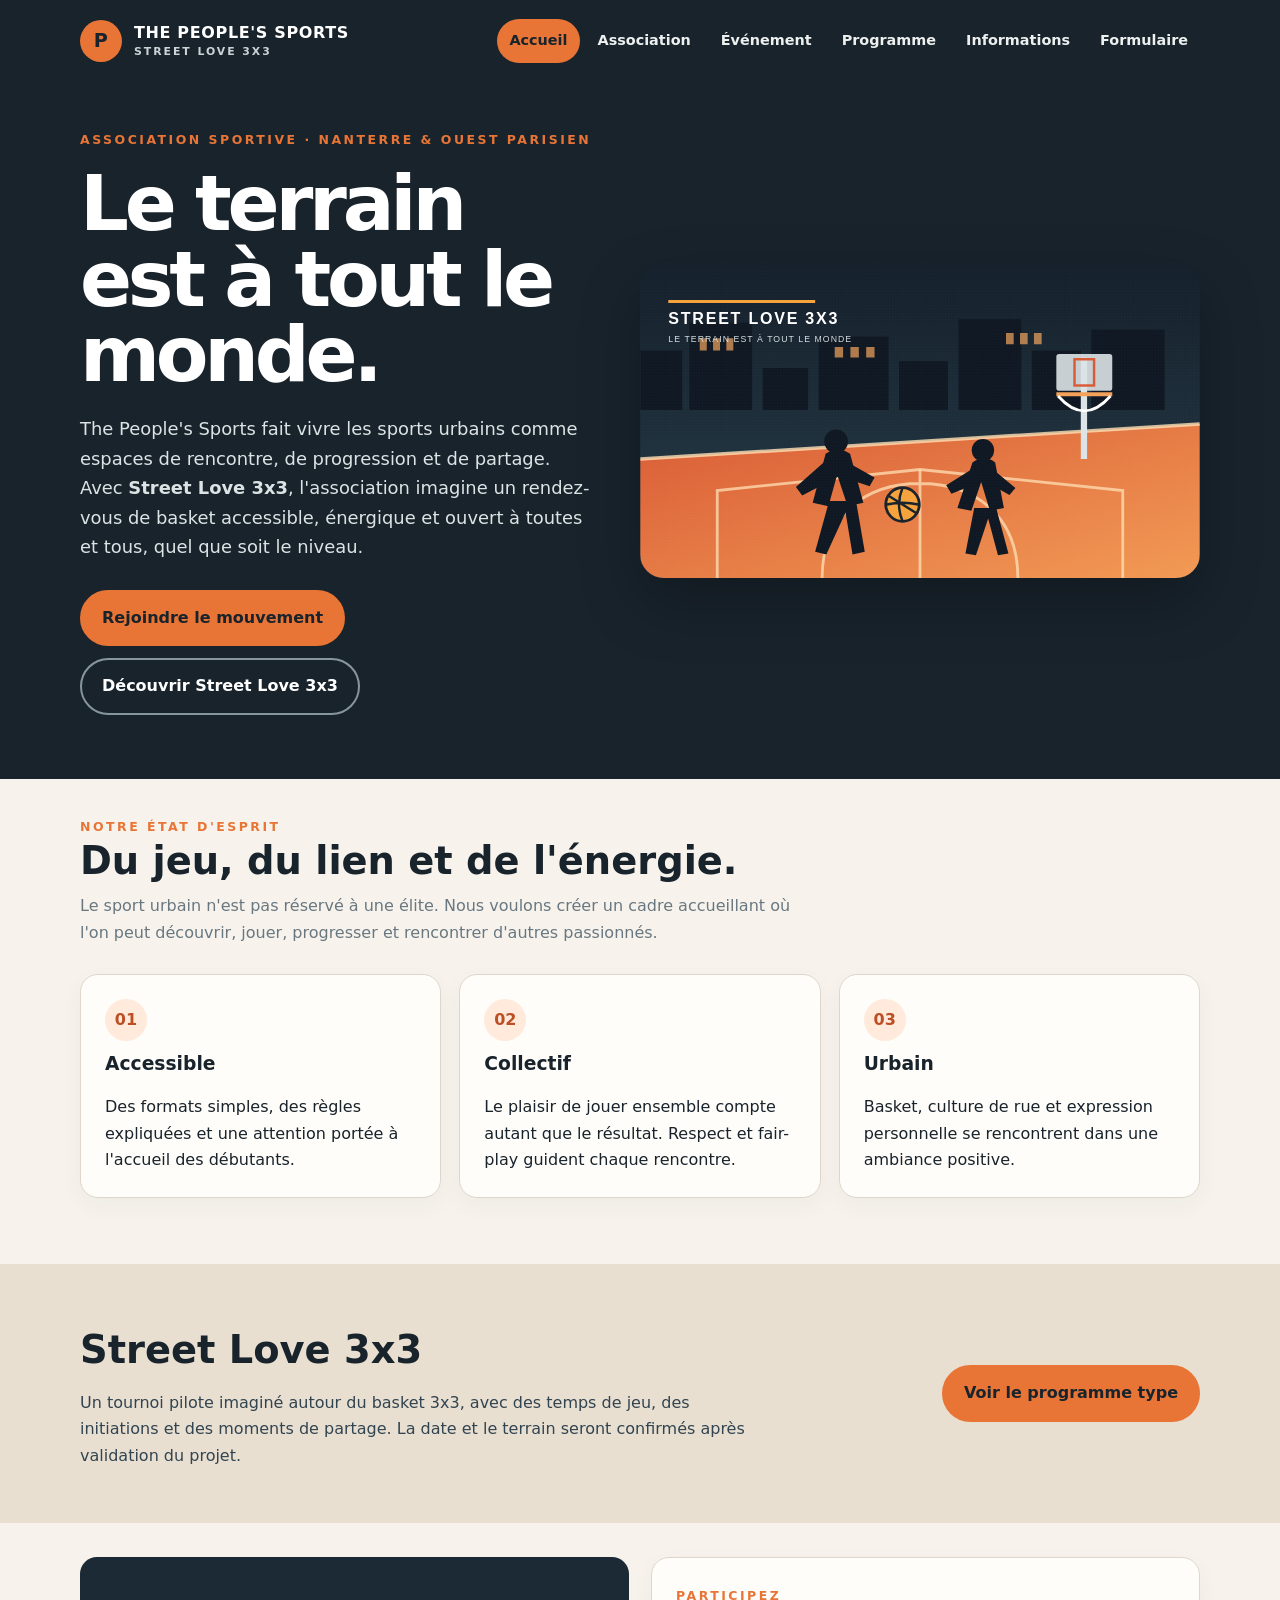
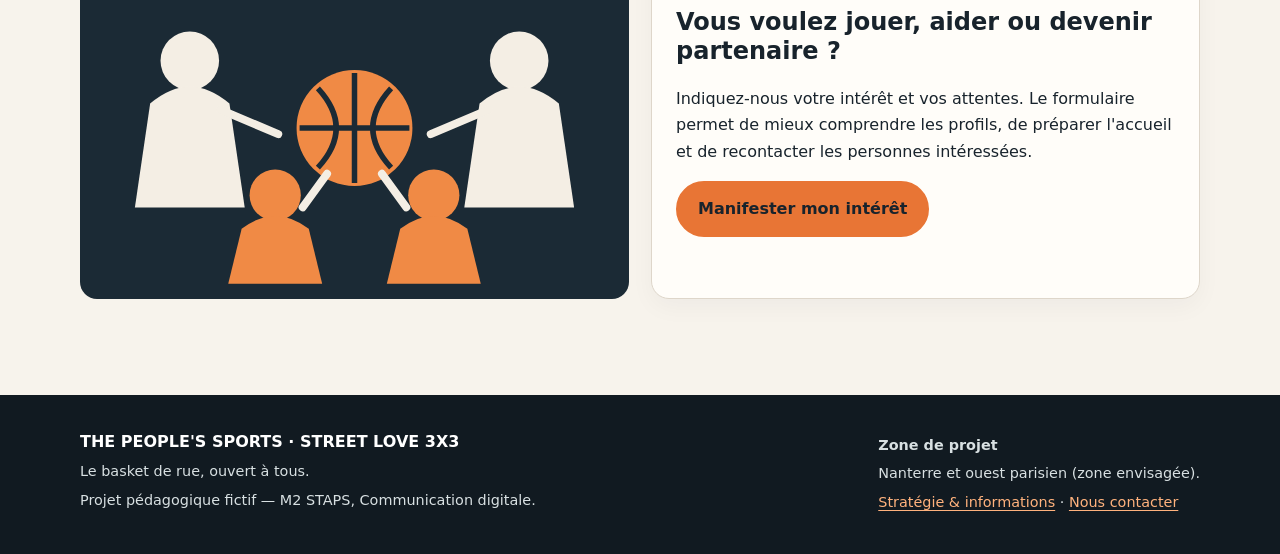
<file: index.html>
<!doctype html>
<html lang="fr">
<head>
<meta charset="utf-8">
<meta name="viewport" content="width=device-width, initial-scale=1">
<meta name="description" content="The People's Sports présente Street Love 3x3, un projet associatif fictif de basket 3x3 inclusif à Nanterre et dans l'ouest parisien.">
<meta name="theme-color" content="#18232c">
<title>Accueil | The People's Sports</title>
<link rel="stylesheet" href="style.css">
</head>
<body>
<a class="skip-link" href="#contenu">Aller au contenu</a>
<header class="site-header"><div class="container header-inner">
<a class="brand" href="index.html"><span class="brand-mark">P</span><span>THE PEOPLE'S SPORTS<small>STREET LOVE 3X3</small></span></a>
<nav aria-label="Navigation principale"><ul><li><a href="index.html" aria-current="page">Accueil</a></li><li><a href="association.html">Association</a></li><li><a href="evenement.html">Événement</a></li><li><a href="programme.html">Programme</a></li><li><a href="informations.html">Informations</a></li><li><a href="formulaire.html">Formulaire</a></li></ul></nav>
</div></header>
<main id="contenu">
<section class="hero"><div class="container hero-grid">
<div><span class="eyebrow">Association sportive · Nanterre & ouest parisien</span>
<h1>Le terrain est à tout le monde.</h1>
<p>The People's Sports fait vivre les sports urbains comme espaces de rencontre, de progression et de partage. Avec <strong>Street Love 3x3</strong>, l'association imagine un rendez-vous de basket accessible, énergique et ouvert à toutes et tous, quel que soit le niveau.</p>
<div class="button-row"><a class="btn" href="formulaire.html">Rejoindre le mouvement</a><a class="btn secondary" href="evenement.html">Découvrir Street Love 3x3</a></div>
</div>
<div class="hero-art"><img src="images/terrain-3x3.svg" alt="Illustration originale d'un terrain urbain de basket 3x3 avec panier, ballon et joueurs"></div>
</div></section>
<section class="section"><div class="container">
<div class="section-head"><span class="eyebrow">Notre état d'esprit</span><h2>Du jeu, du lien et de l'énergie.</h2>
<p>Le sport urbain n'est pas réservé à une élite. Nous voulons créer un cadre accueillant où l'on peut découvrir, jouer, progresser et rencontrer d'autres passionnés.</p></div>
<div class="grid-3">
<article class="card"><span class="icon-number">01</span><h3>Accessible</h3><p>Des formats simples, des règles expliquées et une attention portée à l'accueil des débutants.</p></article>
<article class="card"><span class="icon-number">02</span><h3>Collectif</h3><p>Le plaisir de jouer ensemble compte autant que le résultat. Respect et fair-play guident chaque rencontre.</p></article>
<article class="card"><span class="icon-number">03</span><h3>Urbain</h3><p>Basket, culture de rue et expression personnelle se rencontrent dans une ambiance positive.</p></article>
</div></div></section>
<section class="band"><div class="container band-inner"><div><h2>Street Love 3x3</h2><p>Un tournoi pilote imaginé autour du basket 3x3, avec des temps de jeu, des initiations et des moments de partage. La date et le terrain seront confirmés après validation du projet.</p></div><a class="btn" href="programme.html">Voir le programme type</a></div></section>
<section class="section"><div class="container grid-2">
<div><img src="images/communaute.svg" alt="Illustration originale de plusieurs personnes réunies autour d'un ballon de basket"></div>
<div class="card"><span class="eyebrow">Participez</span><h2>Vous voulez jouer, aider ou devenir partenaire ?</h2><p>Indiquez-nous votre intérêt et vos attentes. Le formulaire permet de mieux comprendre les profils, de préparer l'accueil et de recontacter les personnes intéressées.</p><a class="btn" href="formulaire.html">Manifester mon intérêt</a></div>
</div></section>
</main>
<footer class="site-footer"><div class="container footer-inner">
<div><div class="footer-title">THE PEOPLE'S SPORTS · STREET LOVE 3X3</div>
<p>Le basket de rue, ouvert à tous.</p><p>Projet pédagogique fictif — M2 STAPS, Communication digitale.</p></div>
<div><p><strong>Zone de projet</strong></p><p>Nanterre et ouest parisien (zone envisagée).</p>
<p><a href="informations.html">Stratégie & informations</a> · <a href="formulaire.html">Nous contacter</a></p></div>
</div></footer>
</body>
</html>
</file>
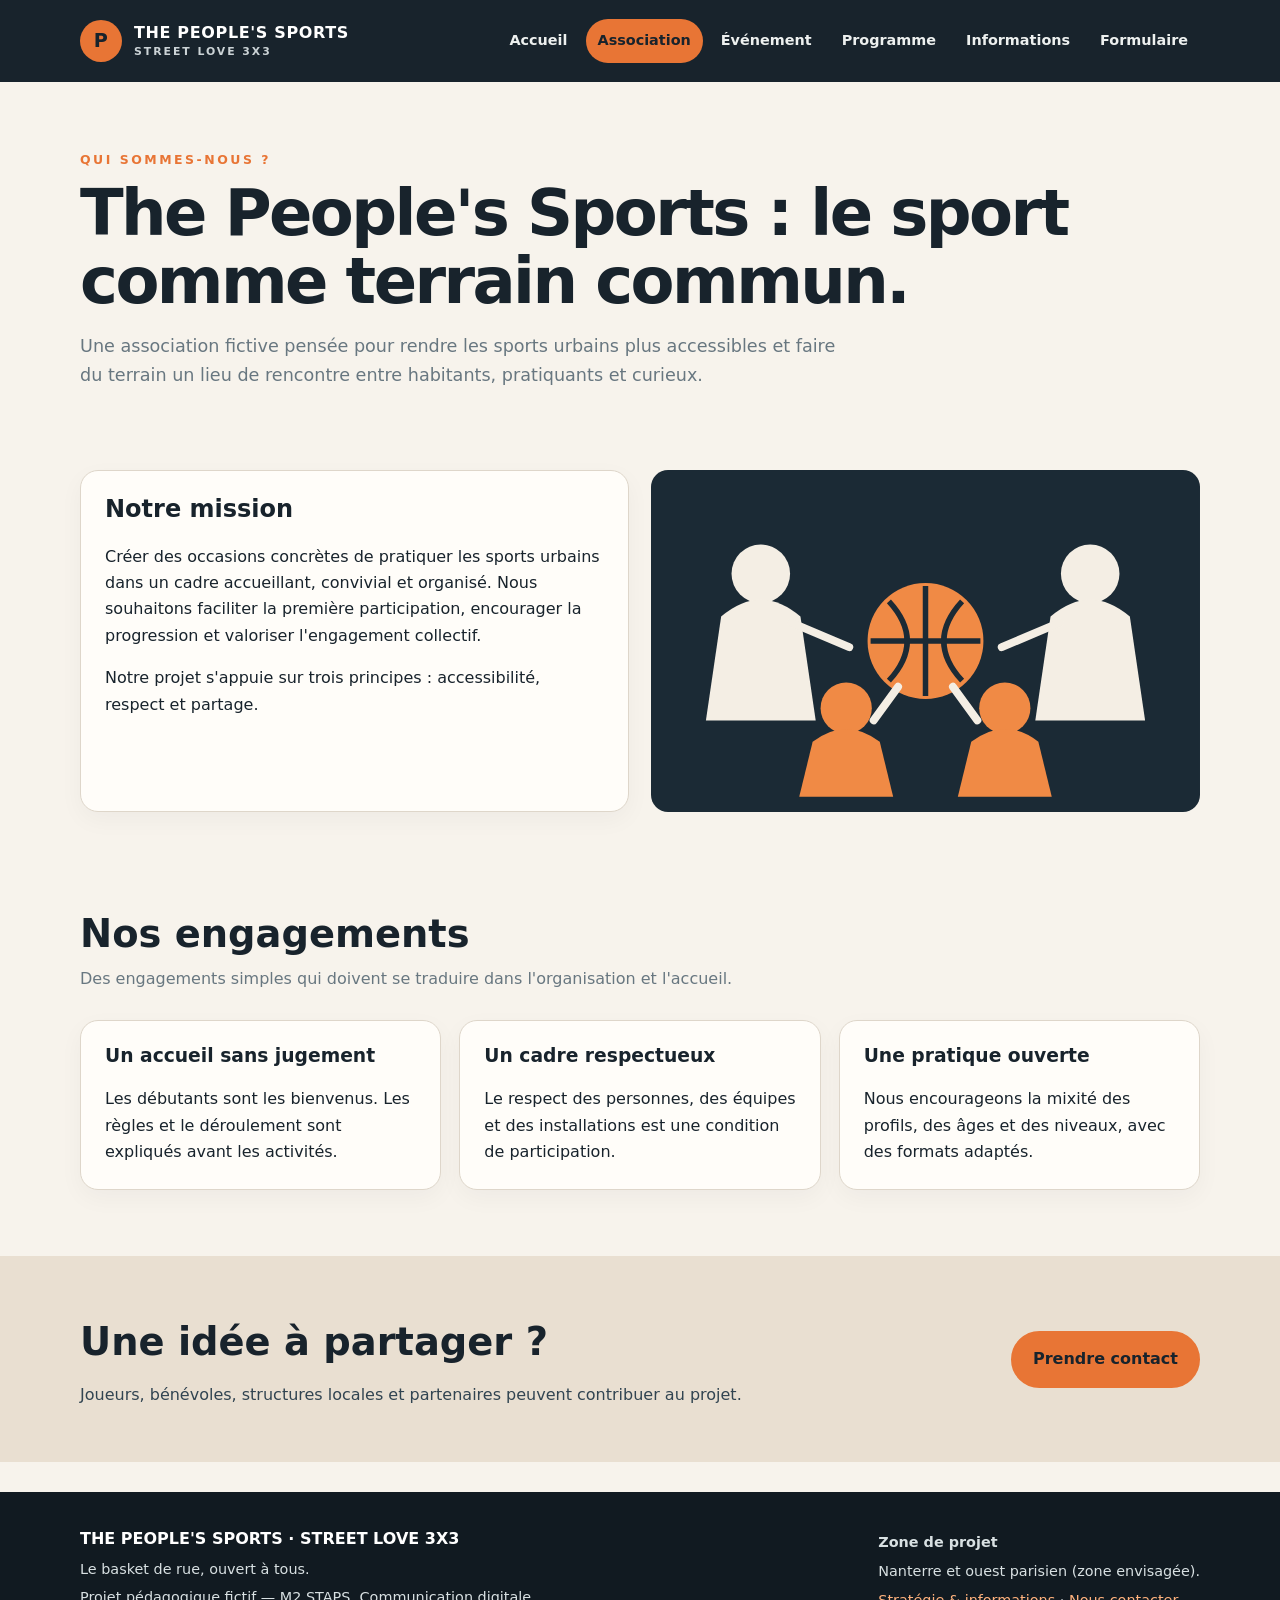
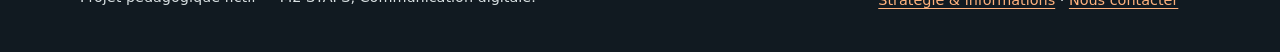
<file: association.html>
<!doctype html>
<html lang="fr">
<head>
<meta charset="utf-8">
<meta name="viewport" content="width=device-width, initial-scale=1">
<meta name="description" content="The People's Sports présente Street Love 3x3, un projet associatif fictif de basket 3x3 inclusif à Nanterre et dans l'ouest parisien.">
<meta name="theme-color" content="#18232c">
<title>L'association | The People's Sports</title>
<link rel="stylesheet" href="style.css">
</head>
<body>
<a class="skip-link" href="#contenu">Aller au contenu</a>
<header class="site-header"><div class="container header-inner">
<a class="brand" href="index.html"><span class="brand-mark">P</span><span>THE PEOPLE'S SPORTS<small>STREET LOVE 3X3</small></span></a>
<nav aria-label="Navigation principale"><ul><li><a href="index.html">Accueil</a></li><li><a href="association.html" aria-current="page">Association</a></li><li><a href="evenement.html">Événement</a></li><li><a href="programme.html">Programme</a></li><li><a href="informations.html">Informations</a></li><li><a href="formulaire.html">Formulaire</a></li></ul></nav>
</div></header>
<main id="contenu">
<section class="page-intro"><div class="container"><span class="eyebrow">Qui sommes-nous ?</span><h1>The People's Sports : le sport comme terrain commun.</h1>
<p>Une association fictive pensée pour rendre les sports urbains plus accessibles et faire du terrain un lieu de rencontre entre habitants, pratiquants et curieux.</p></div></section>
<section class="section"><div class="container grid-2">
<div class="card"><h2>Notre mission</h2><p>Créer des occasions concrètes de pratiquer les sports urbains dans un cadre accueillant, convivial et organisé. Nous souhaitons faciliter la première participation, encourager la progression et valoriser l'engagement collectif.</p><p>Notre projet s'appuie sur trois principes : accessibilité, respect et partage.</p></div>
<div><img src="images/communaute.svg" alt="Illustration originale représentant une communauté de joueuses et joueurs réunis autour du basket"></div>
</div></section>
<section class="section"><div class="container"><div class="section-head"><h2>Nos engagements</h2><p>Des engagements simples qui doivent se traduire dans l'organisation et l'accueil.</p></div>
<div class="grid-3">
<article class="card"><h3>Un accueil sans jugement</h3><p>Les débutants sont les bienvenus. Les règles et le déroulement sont expliqués avant les activités.</p></article>
<article class="card"><h3>Un cadre respectueux</h3><p>Le respect des personnes, des équipes et des installations est une condition de participation.</p></article>
<article class="card"><h3>Une pratique ouverte</h3><p>Nous encourageons la mixité des profils, des âges et des niveaux, avec des formats adaptés.</p></article>
</div></div></section>
<section class="band"><div class="container band-inner"><div><h2>Une idée à partager ?</h2><p>Joueurs, bénévoles, structures locales et partenaires peuvent contribuer au projet.</p></div><a class="btn" href="formulaire.html">Prendre contact</a></div></section>
</main>
<footer class="site-footer"><div class="container footer-inner">
<div><div class="footer-title">THE PEOPLE'S SPORTS · STREET LOVE 3X3</div>
<p>Le basket de rue, ouvert à tous.</p><p>Projet pédagogique fictif — M2 STAPS, Communication digitale.</p></div>
<div><p><strong>Zone de projet</strong></p><p>Nanterre et ouest parisien (zone envisagée).</p>
<p><a href="informations.html">Stratégie & informations</a> · <a href="formulaire.html">Nous contacter</a></p></div>
</div></footer>
</body>
</html>
</file>
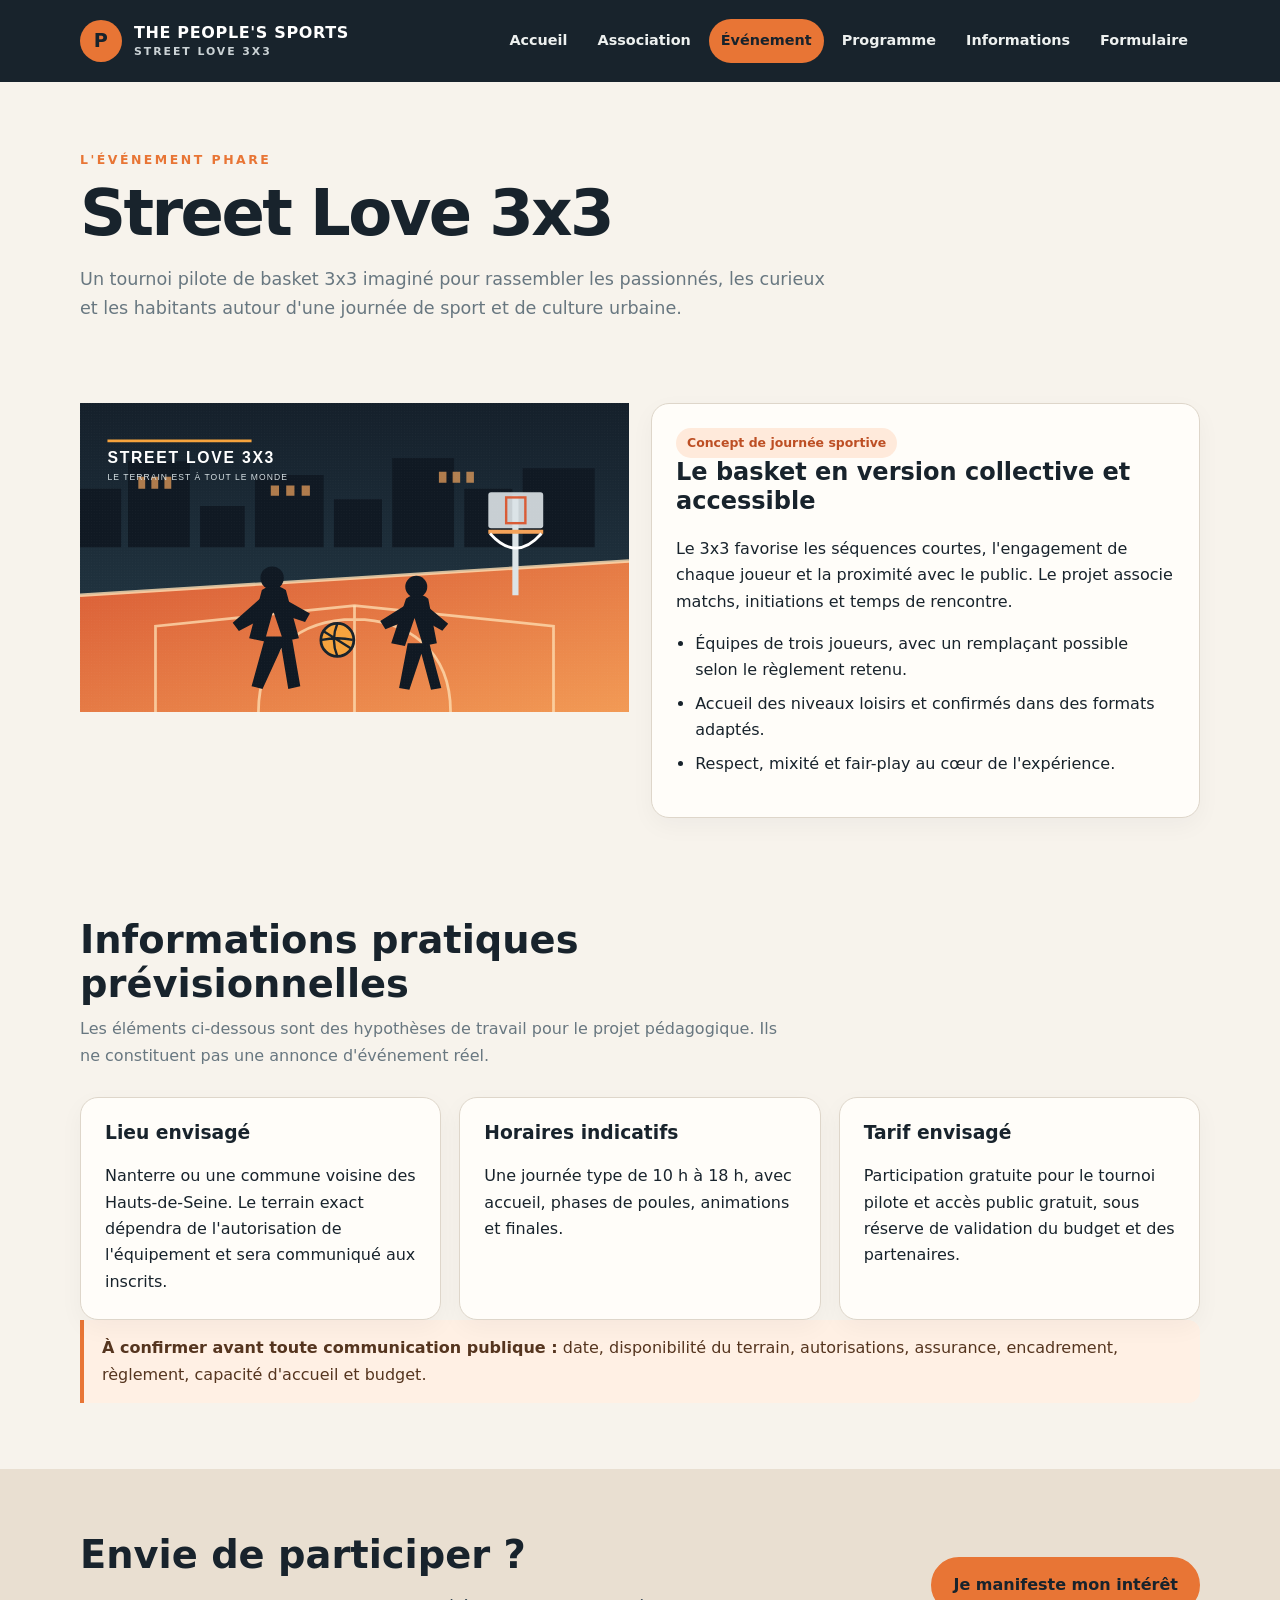
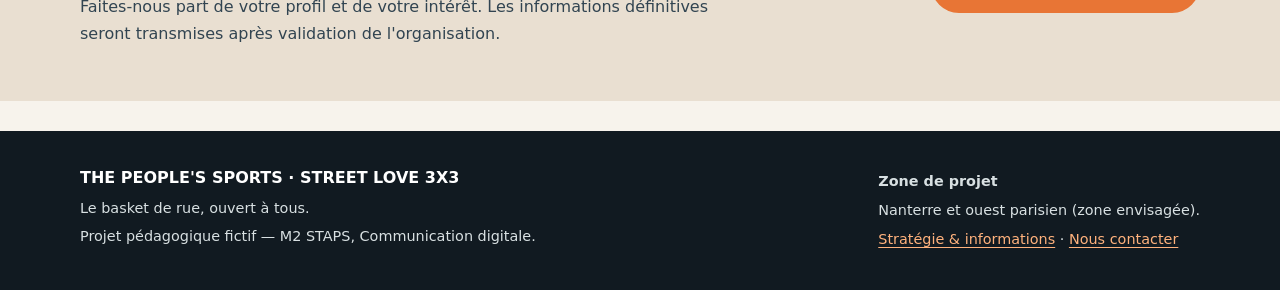
<file: evenement.html>
<!doctype html>
<html lang="fr">
<head>
<meta charset="utf-8">
<meta name="viewport" content="width=device-width, initial-scale=1">
<meta name="description" content="The People's Sports présente Street Love 3x3, un projet associatif fictif de basket 3x3 inclusif à Nanterre et dans l'ouest parisien.">
<meta name="theme-color" content="#18232c">
<title>Street Love 3x3 | The People's Sports</title>
<link rel="stylesheet" href="style.css">
</head>
<body>
<a class="skip-link" href="#contenu">Aller au contenu</a>
<header class="site-header"><div class="container header-inner">
<a class="brand" href="index.html"><span class="brand-mark">P</span><span>THE PEOPLE'S SPORTS<small>STREET LOVE 3X3</small></span></a>
<nav aria-label="Navigation principale"><ul><li><a href="index.html">Accueil</a></li><li><a href="association.html">Association</a></li><li><a href="evenement.html" aria-current="page">Événement</a></li><li><a href="programme.html">Programme</a></li><li><a href="informations.html">Informations</a></li><li><a href="formulaire.html">Formulaire</a></li></ul></nav>
</div></header>
<main id="contenu">
<section class="page-intro"><div class="container"><span class="eyebrow">L'événement phare</span><h1>Street Love 3x3</h1>
<p>Un tournoi pilote de basket 3x3 imaginé pour rassembler les passionnés, les curieux et les habitants autour d'une journée de sport et de culture urbaine.</p></div></section>
<section class="section"><div class="container grid-2">
<div><img src="images/terrain-3x3.svg" alt="Illustration d'un terrain de basket urbain pour le tournoi Street Love 3x3"></div>
<div class="card"><span class="pill">Concept de journée sportive</span><h2>Le basket en version collective et accessible</h2><p>Le 3x3 favorise les séquences courtes, l'engagement de chaque joueur et la proximité avec le public. Le projet associe matchs, initiations et temps de rencontre.</p><ul class="list-clean"><li>Équipes de trois joueurs, avec un remplaçant possible selon le règlement retenu.</li><li>Accueil des niveaux loisirs et confirmés dans des formats adaptés.</li><li>Respect, mixité et fair-play au cœur de l'expérience.</li></ul></div>
</div></section>
<section class="section"><div class="container"><div class="section-head"><h2>Informations pratiques prévisionnelles</h2><p>Les éléments ci-dessous sont des hypothèses de travail pour le projet pédagogique. Ils ne constituent pas une annonce d'événement réel.</p></div>
<div class="grid-3">
<article class="card"><h3>Lieu envisagé</h3><p>Nanterre ou une commune voisine des Hauts-de-Seine. Le terrain exact dépendra de l'autorisation de l'équipement et sera communiqué aux inscrits.</p></article>
<article class="card"><h3>Horaires indicatifs</h3><p>Une journée type de 10 h à 18 h, avec accueil, phases de poules, animations et finales.</p></article>
<article class="card"><h3>Tarif envisagé</h3><p>Participation gratuite pour le tournoi pilote et accès public gratuit, sous réserve de validation du budget et des partenaires.</p></article>
</div>
<div class="note"><strong>À confirmer avant toute communication publique :</strong> date, disponibilité du terrain, autorisations, assurance, encadrement, règlement, capacité d'accueil et budget.</div>
</div></section>
<section class="band"><div class="container band-inner"><div><h2>Envie de participer ?</h2><p>Faites-nous part de votre profil et de votre intérêt. Les informations définitives seront transmises après validation de l'organisation.</p></div><a class="btn" href="formulaire.html">Je manifeste mon intérêt</a></div></section>
</main>
<footer class="site-footer"><div class="container footer-inner">
<div><div class="footer-title">THE PEOPLE'S SPORTS · STREET LOVE 3X3</div>
<p>Le basket de rue, ouvert à tous.</p><p>Projet pédagogique fictif — M2 STAPS, Communication digitale.</p></div>
<div><p><strong>Zone de projet</strong></p><p>Nanterre et ouest parisien (zone envisagée).</p>
<p><a href="informations.html">Stratégie & informations</a> · <a href="formulaire.html">Nous contacter</a></p></div>
</div></footer>
</body>
</html>
</file>
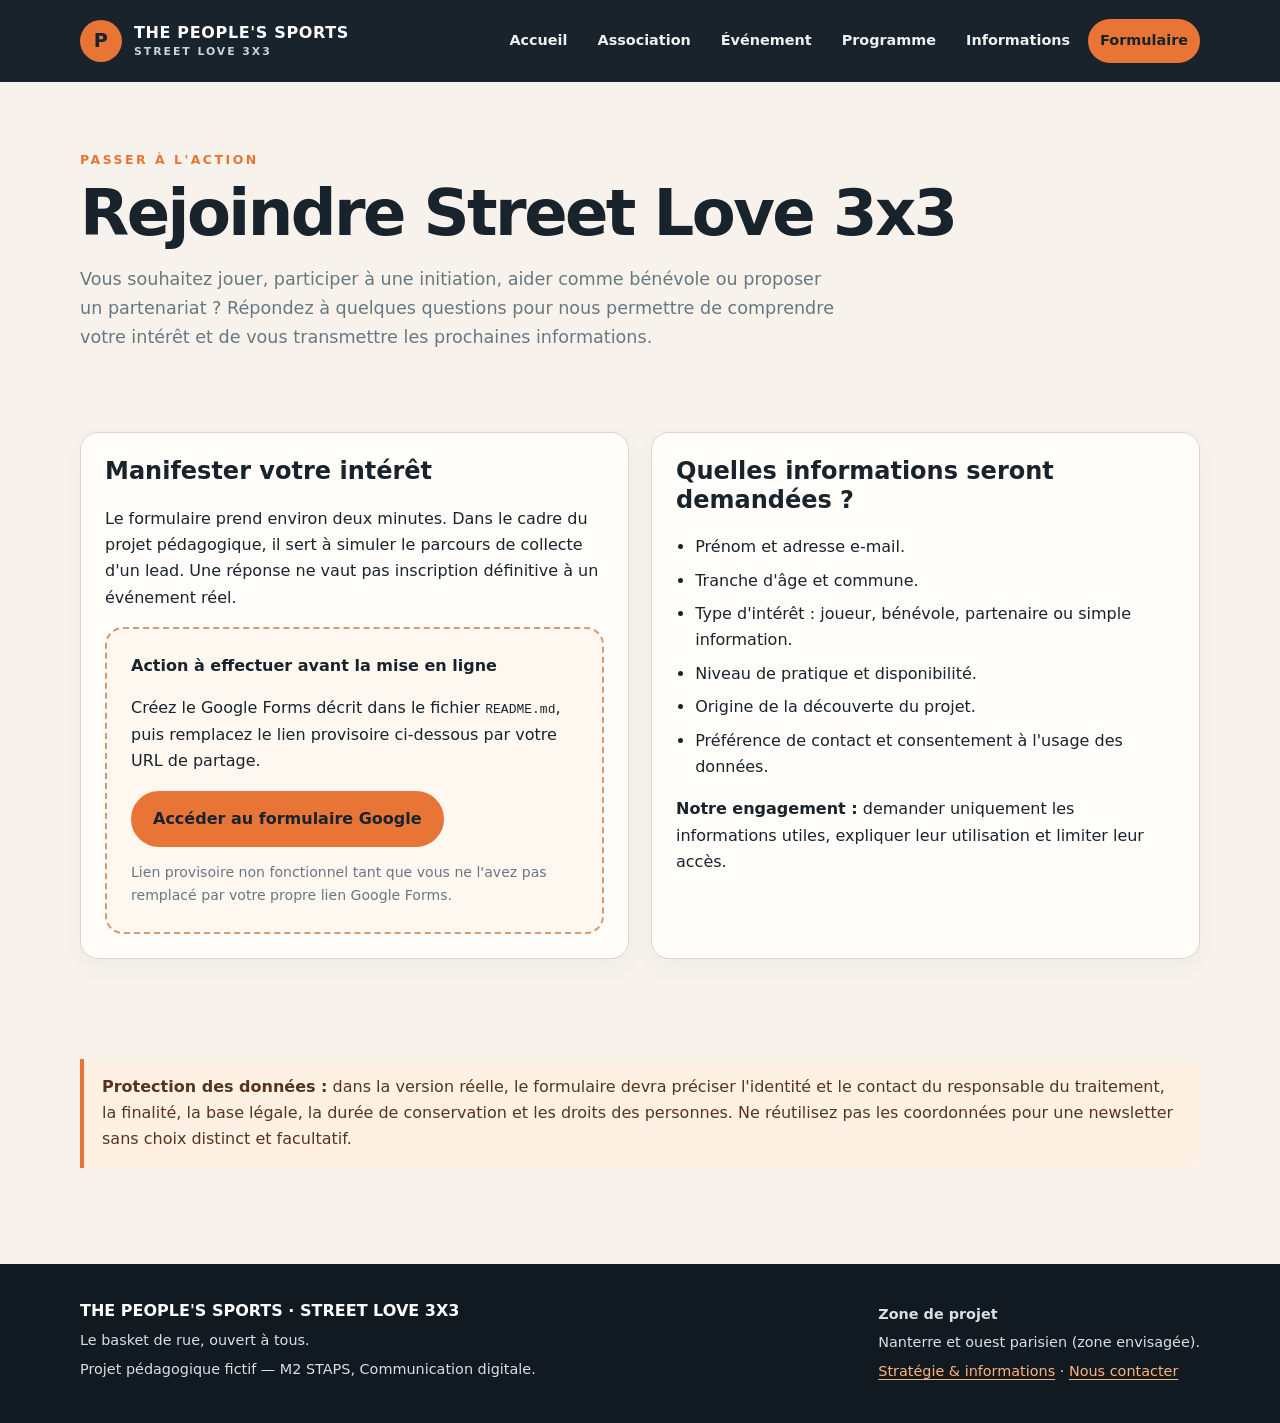
<file: formulaire.html>
<!doctype html>
<html lang="fr">
<head>
<meta charset="utf-8">
<meta name="viewport" content="width=device-width, initial-scale=1">
<meta name="description" content="The People's Sports présente Street Love 3x3, un projet associatif fictif de basket 3x3 inclusif à Nanterre et dans l'ouest parisien.">
<meta name="theme-color" content="#18232c">
<title>Formulaire | The People's Sports</title>
<link rel="stylesheet" href="style.css">
</head>
<body>
<a class="skip-link" href="#contenu">Aller au contenu</a>
<header class="site-header"><div class="container header-inner">
<a class="brand" href="index.html"><span class="brand-mark">P</span><span>THE PEOPLE'S SPORTS<small>STREET LOVE 3X3</small></span></a>
<nav aria-label="Navigation principale"><ul><li><a href="index.html">Accueil</a></li><li><a href="association.html">Association</a></li><li><a href="evenement.html">Événement</a></li><li><a href="programme.html">Programme</a></li><li><a href="informations.html">Informations</a></li><li><a href="formulaire.html" aria-current="page">Formulaire</a></li></ul></nav>
</div></header>
<main id="contenu">
<section class="page-intro"><div class="container"><span class="eyebrow">Passer à l'action</span><h1>Rejoindre Street Love 3x3</h1>
<p>Vous souhaitez jouer, participer à une initiation, aider comme bénévole ou proposer un partenariat ? Répondez à quelques questions pour nous permettre de comprendre votre intérêt et de vous transmettre les prochaines informations.</p></div></section>
<section class="section"><div class="container grid-2">
<div class="card"><h2>Manifester votre intérêt</h2><p>Le formulaire prend environ deux minutes. Dans le cadre du projet pédagogique, il sert à simuler le parcours de collecte d'un lead. Une réponse ne vaut pas inscription définitive à un événement réel.</p>
<div class="form-placeholder"><strong>Action à effectuer avant la mise en ligne</strong><p>Créez le Google Forms décrit dans le fichier <code>README.md</code>, puis remplacez le lien provisoire ci-dessous par votre URL de partage.</p>
<a class="btn" href="https://forms.gle/PQdfc98kWWbi7uEn7" target="_blank" rel="noopener noreferrer">Accéder au formulaire Google</a>
<p class="small">Lien provisoire non fonctionnel tant que vous ne l'avez pas remplacé par votre propre lien Google Forms.</p></div>
</div>
<div class="card"><h2>Quelles informations seront demandées ?</h2><ul class="list-clean"><li>Prénom et adresse e-mail.</li><li>Tranche d'âge et commune.</li><li>Type d'intérêt : joueur, bénévole, partenaire ou simple information.</li><li>Niveau de pratique et disponibilité.</li><li>Origine de la découverte du projet.</li><li>Préférence de contact et consentement à l'usage des données.</li></ul><p><strong>Notre engagement :</strong> demander uniquement les informations utiles, expliquer leur utilisation et limiter leur accès.</p></div>
</div></section>
<section class="section"><div class="container"><div class="note"><strong>Protection des données :</strong> dans la version réelle, le formulaire devra préciser l'identité et le contact du responsable du traitement, la finalité, la base légale, la durée de conservation et les droits des personnes. Ne réutilisez pas les coordonnées pour une newsletter sans choix distinct et facultatif.</div></div></section>
</main>
<footer class="site-footer"><div class="container footer-inner">
<div><div class="footer-title">THE PEOPLE'S SPORTS · STREET LOVE 3X3</div>
<p>Le basket de rue, ouvert à tous.</p><p>Projet pédagogique fictif — M2 STAPS, Communication digitale.</p></div>
<div><p><strong>Zone de projet</strong></p><p>Nanterre et ouest parisien (zone envisagée).</p>
<p><a href="informations.html">Stratégie & informations</a> · <a href="formulaire.html">Nous contacter</a></p></div>
</div></footer>
</body>
</html>
</file>
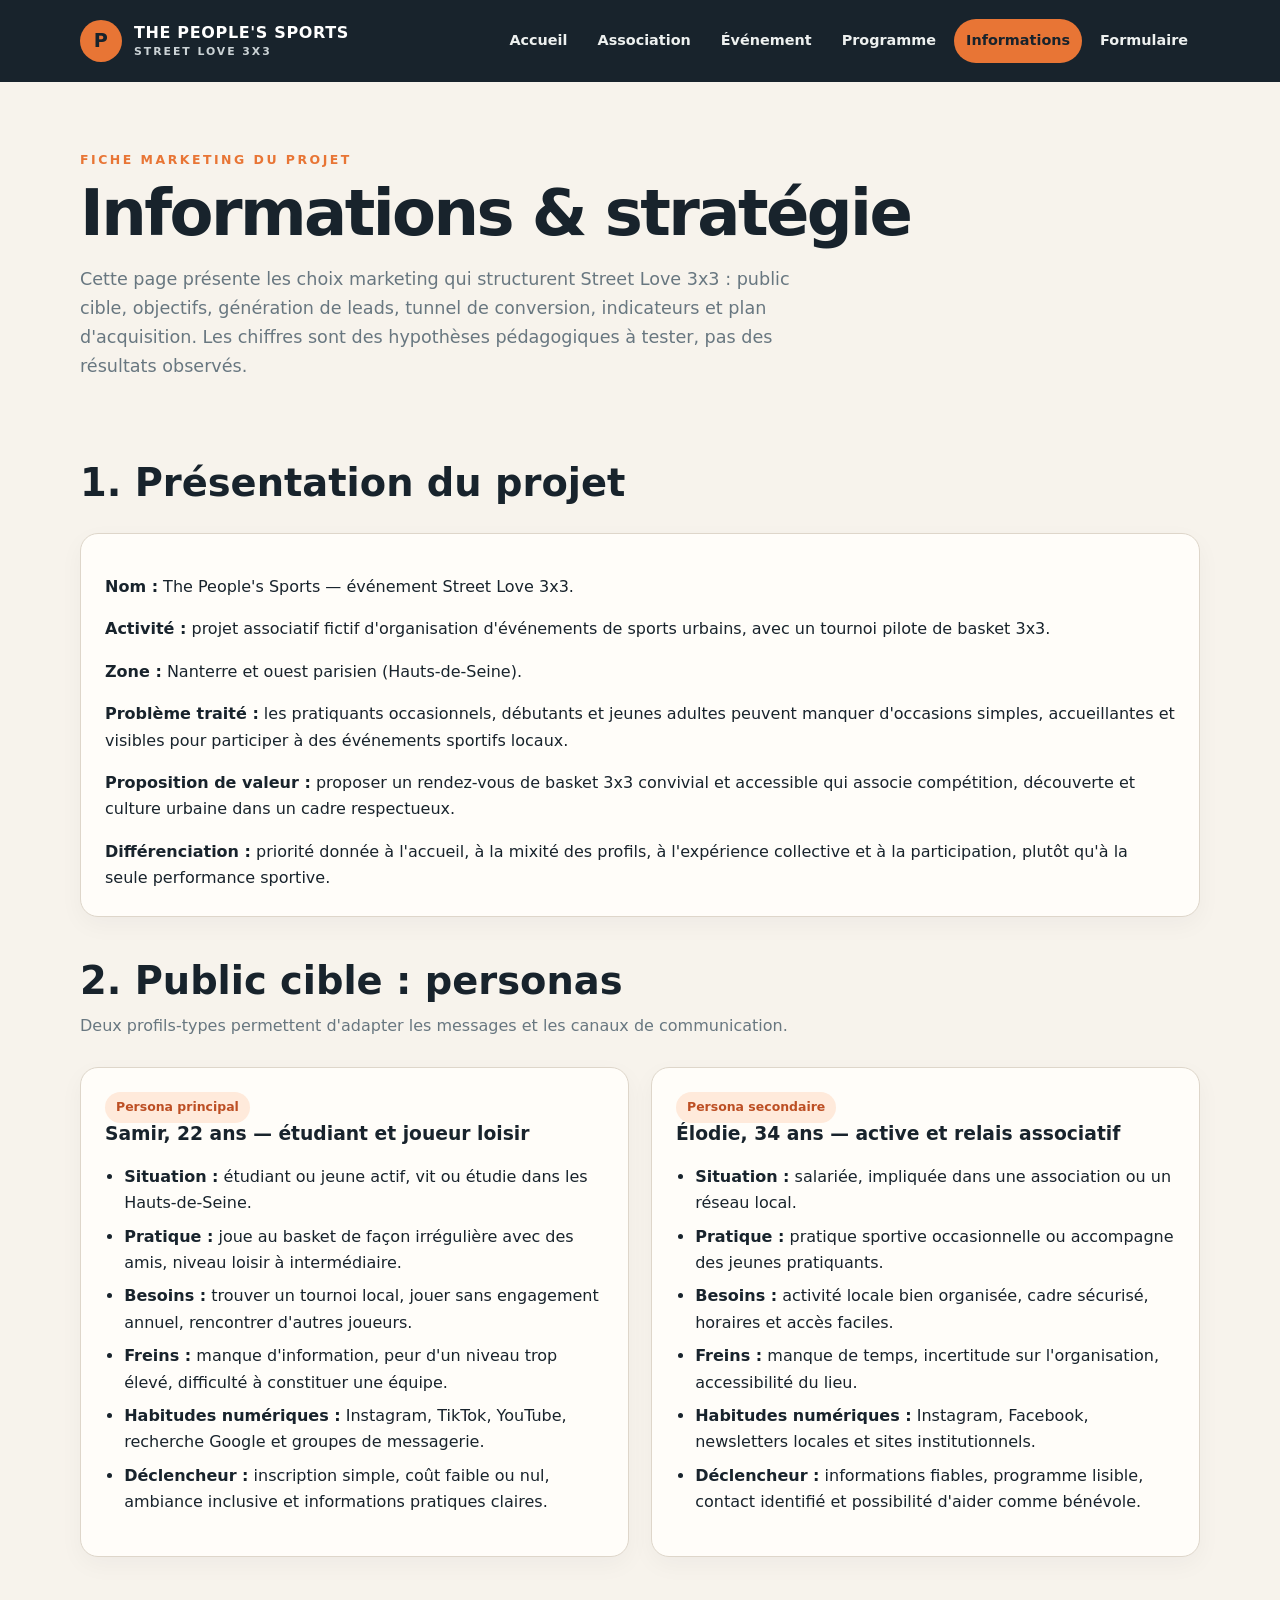
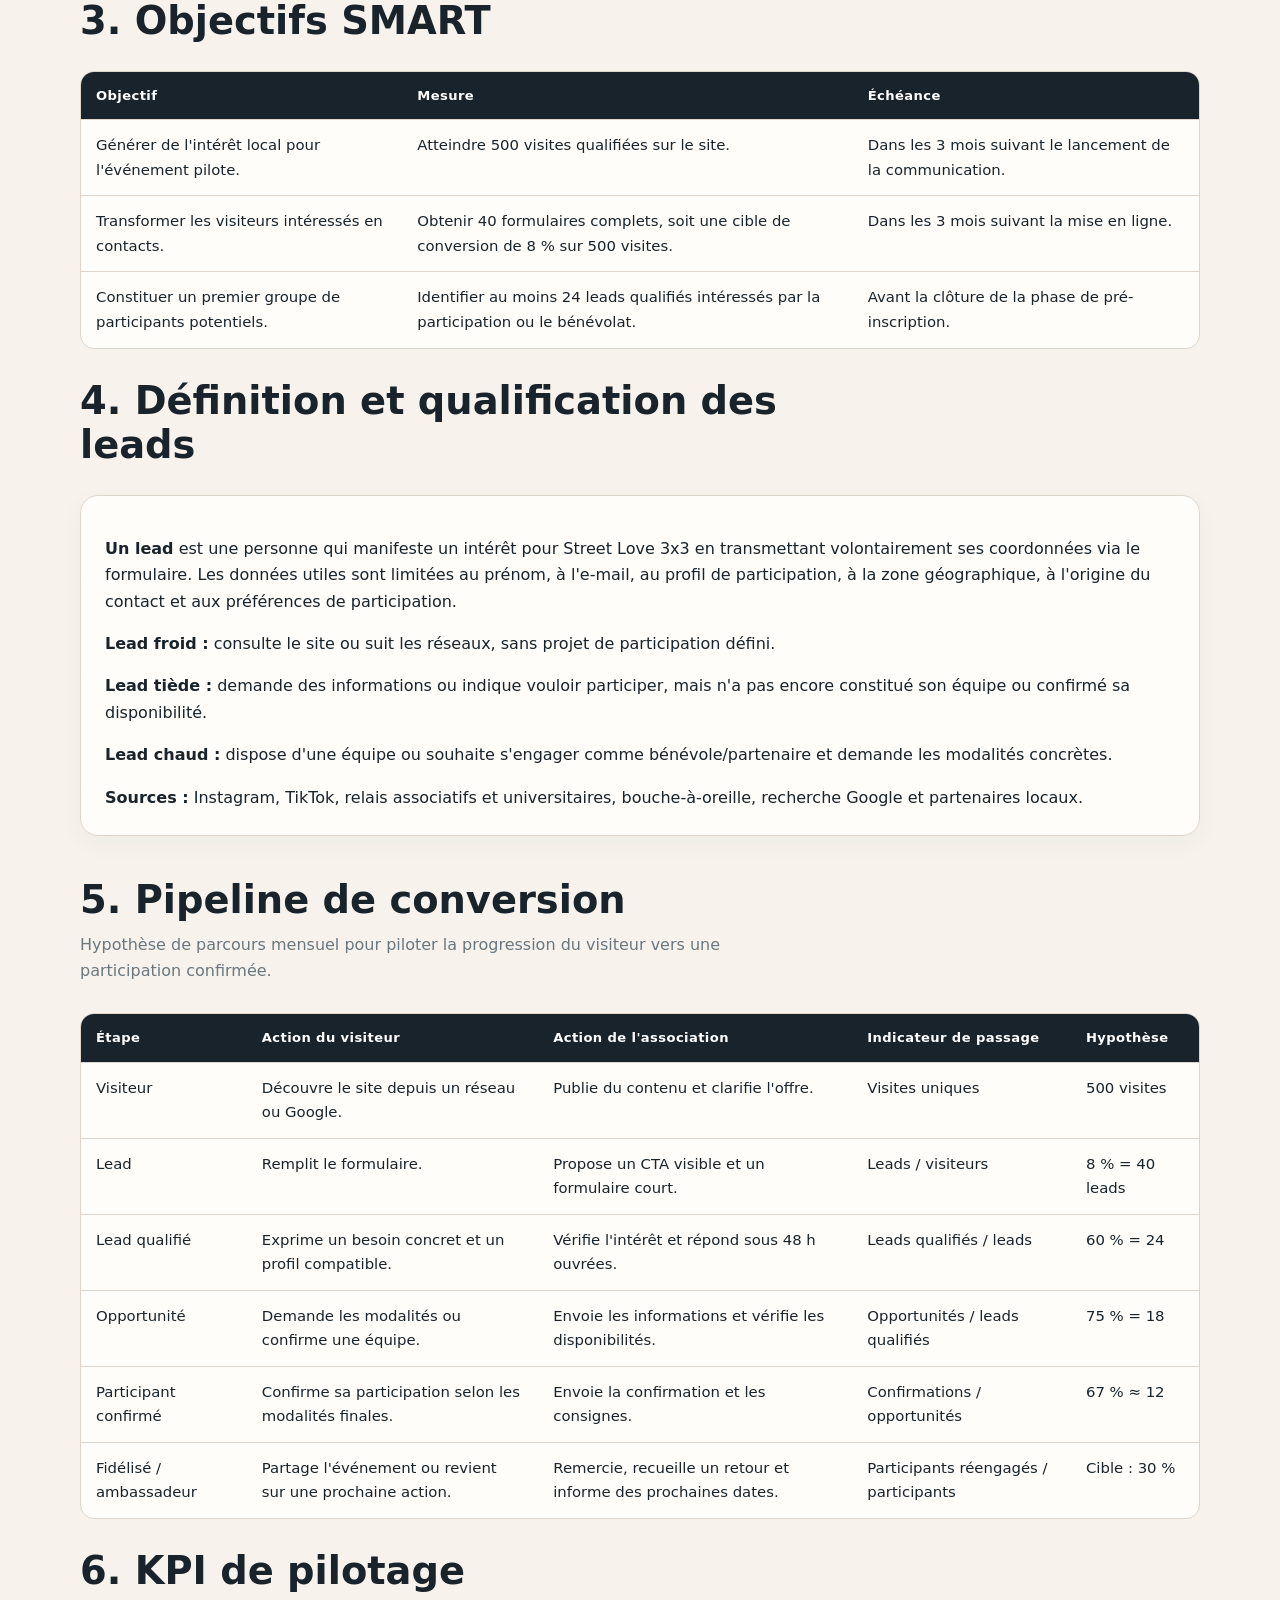
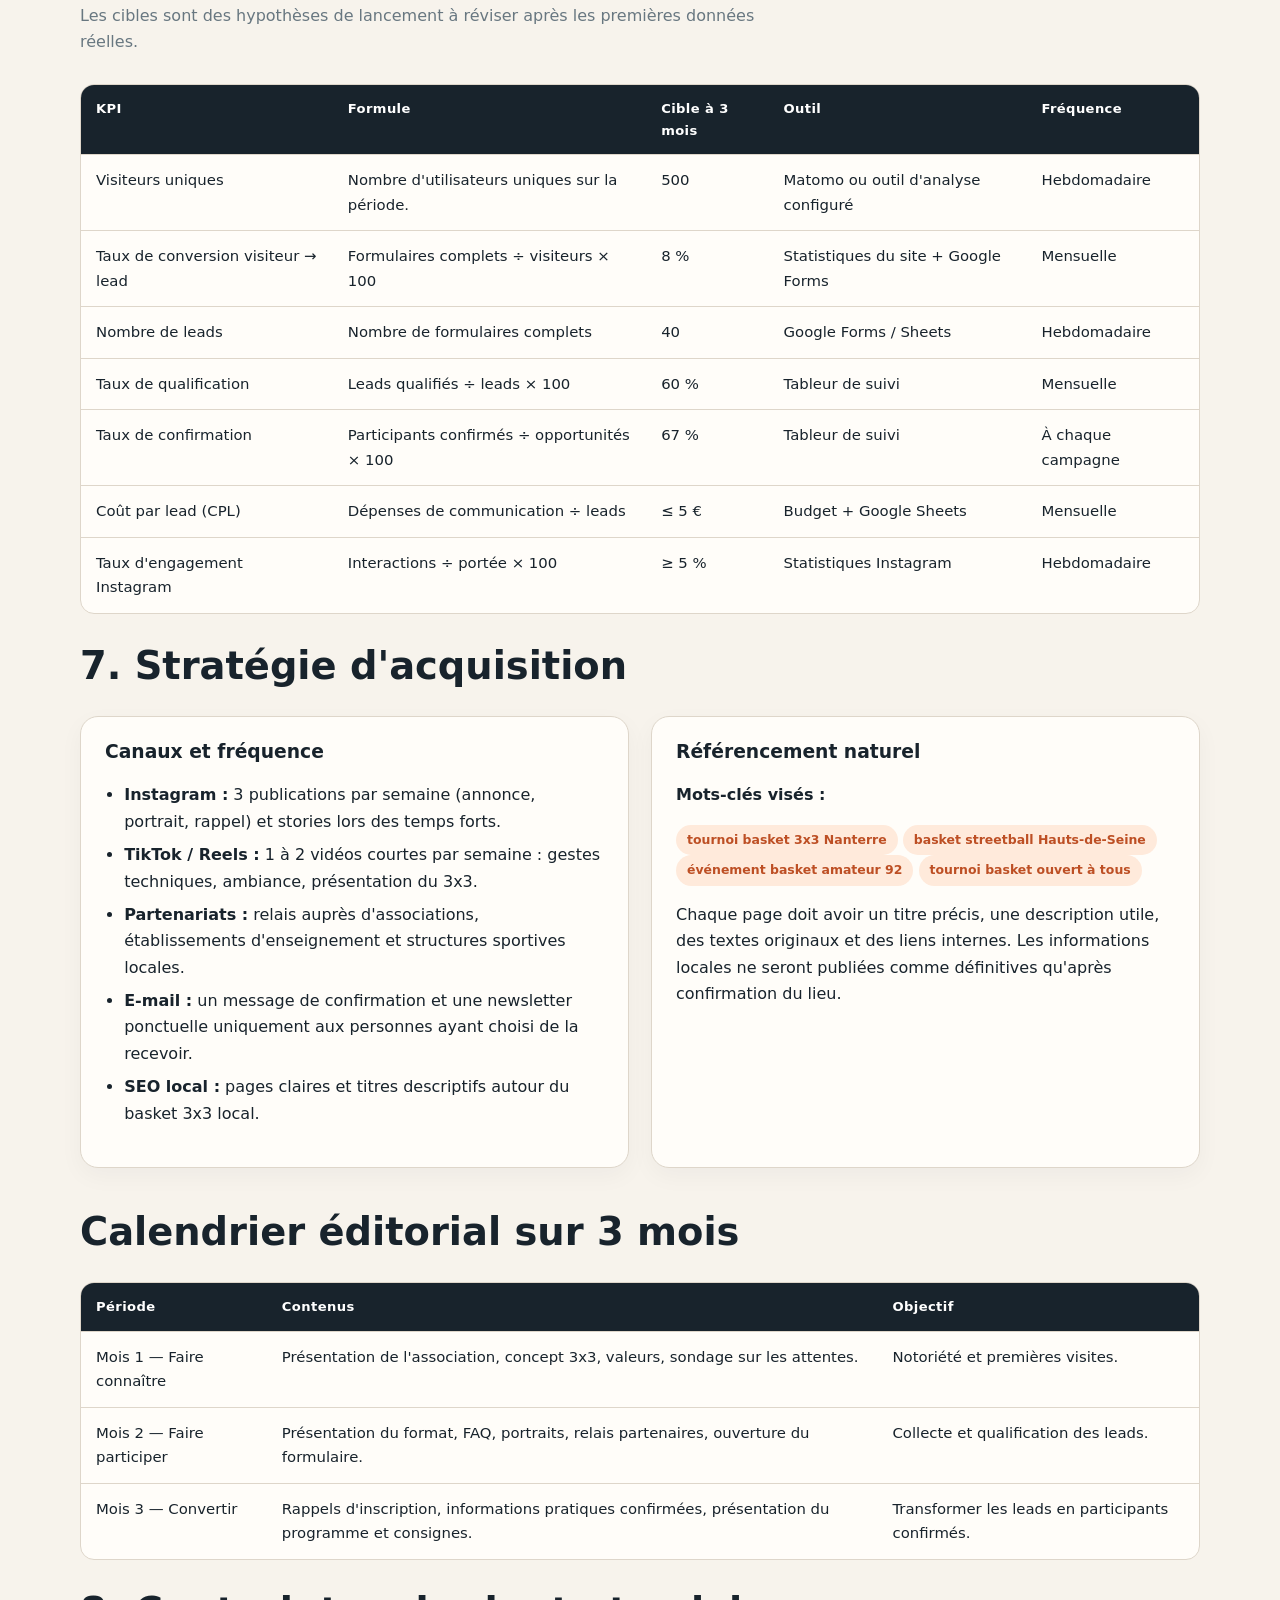
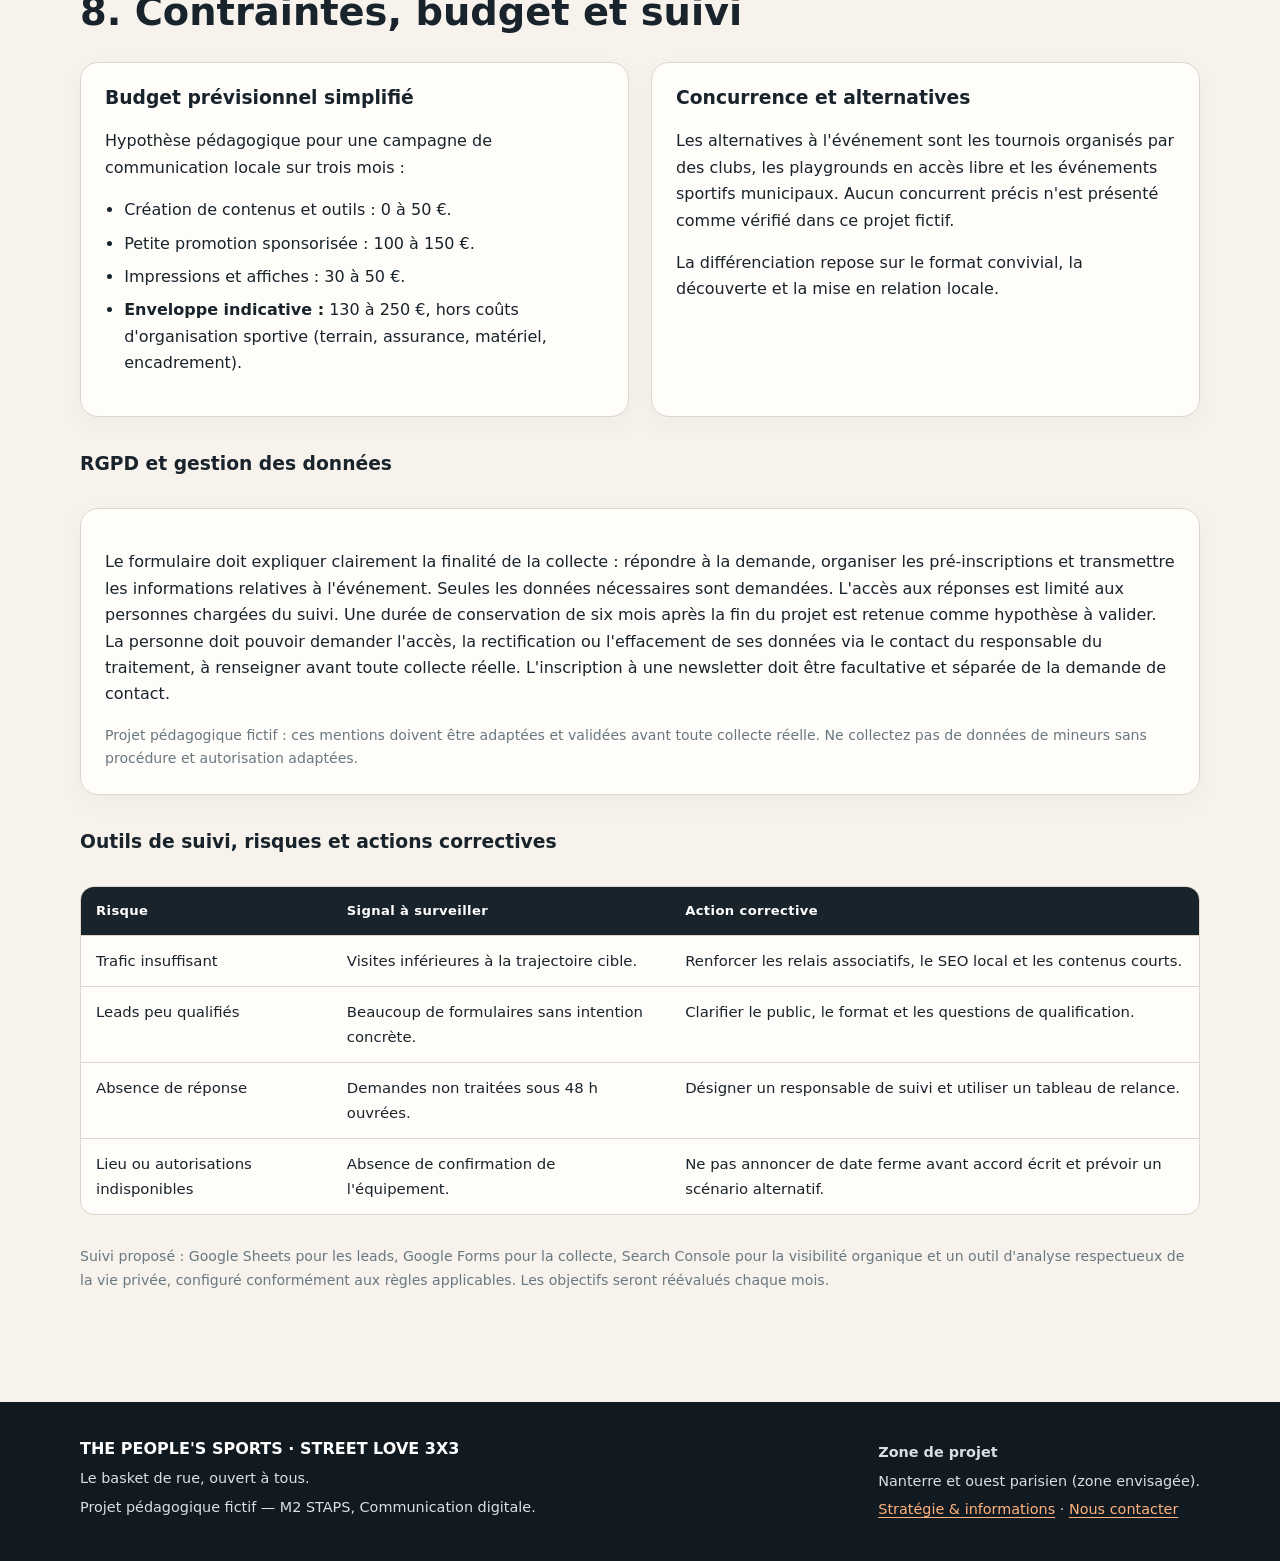
<file: informations.html>
<!doctype html>
<html lang="fr">
<head>
<meta charset="utf-8">
<meta name="viewport" content="width=device-width, initial-scale=1">
<meta name="description" content="The People's Sports présente Street Love 3x3, un projet associatif fictif de basket 3x3 inclusif à Nanterre et dans l'ouest parisien.">
<meta name="theme-color" content="#18232c">
<title>Informations & stratégie | The People's Sports</title>
<link rel="stylesheet" href="style.css">
</head>
<body>
<a class="skip-link" href="#contenu">Aller au contenu</a>
<header class="site-header"><div class="container header-inner">
<a class="brand" href="index.html"><span class="brand-mark">P</span><span>THE PEOPLE'S SPORTS<small>STREET LOVE 3X3</small></span></a>
<nav aria-label="Navigation principale"><ul><li><a href="index.html">Accueil</a></li><li><a href="association.html">Association</a></li><li><a href="evenement.html">Événement</a></li><li><a href="programme.html">Programme</a></li><li><a href="informations.html" aria-current="page">Informations</a></li><li><a href="formulaire.html">Formulaire</a></li></ul></nav>
</div></header>
<main id="contenu">
<section class="page-intro"><div class="container"><span class="eyebrow">Fiche marketing du projet</span><h1>Informations & stratégie</h1>
<p>Cette page présente les choix marketing qui structurent Street Love 3x3 : public cible, objectifs, génération de leads, tunnel de conversion, indicateurs et plan d'acquisition. Les chiffres sont des hypothèses pédagogiques à tester, pas des résultats observés.</p></div></section>
<section class="section"><div class="container">
<div class="section-head"><h2>1. Présentation du projet</h2></div>
<div class="card"><p><strong>Nom :</strong> The People's Sports — événement Street Love 3x3.</p><p><strong>Activité :</strong> projet associatif fictif d'organisation d'événements de sports urbains, avec un tournoi pilote de basket 3x3.</p><p><strong>Zone :</strong> Nanterre et ouest parisien (Hauts-de-Seine).</p><p><strong>Problème traité :</strong> les pratiquants occasionnels, débutants et jeunes adultes peuvent manquer d'occasions simples, accueillantes et visibles pour participer à des événements sportifs locaux.</p><p><strong>Proposition de valeur :</strong> proposer un rendez-vous de basket 3x3 convivial et accessible qui associe compétition, découverte et culture urbaine dans un cadre respectueux.</p><p><strong>Différenciation :</strong> priorité donnée à l'accueil, à la mixité des profils, à l'expérience collective et à la participation, plutôt qu'à la seule performance sportive.</p></div>
<div class="section-head" style="margin-top:42px"><h2>2. Public cible : personas</h2><p>Deux profils-types permettent d'adapter les messages et les canaux de communication.</p></div>
<div class="grid-2">
<article class="card"><span class="pill">Persona principal</span><h3>Samir, 22 ans — étudiant et joueur loisir</h3><ul class="list-clean"><li><strong>Situation :</strong> étudiant ou jeune actif, vit ou étudie dans les Hauts-de-Seine.</li><li><strong>Pratique :</strong> joue au basket de façon irrégulière avec des amis, niveau loisir à intermédiaire.</li><li><strong>Besoins :</strong> trouver un tournoi local, jouer sans engagement annuel, rencontrer d'autres joueurs.</li><li><strong>Freins :</strong> manque d'information, peur d'un niveau trop élevé, difficulté à constituer une équipe.</li><li><strong>Habitudes numériques :</strong> Instagram, TikTok, YouTube, recherche Google et groupes de messagerie.</li><li><strong>Déclencheur :</strong> inscription simple, coût faible ou nul, ambiance inclusive et informations pratiques claires.</li></ul></article>
<article class="card"><span class="pill">Persona secondaire</span><h3>Élodie, 34 ans — active et relais associatif</h3><ul class="list-clean"><li><strong>Situation :</strong> salariée, impliquée dans une association ou un réseau local.</li><li><strong>Pratique :</strong> pratique sportive occasionnelle ou accompagne des jeunes pratiquants.</li><li><strong>Besoins :</strong> activité locale bien organisée, cadre sécurisé, horaires et accès faciles.</li><li><strong>Freins :</strong> manque de temps, incertitude sur l'organisation, accessibilité du lieu.</li><li><strong>Habitudes numériques :</strong> Instagram, Facebook, newsletters locales et sites institutionnels.</li><li><strong>Déclencheur :</strong> informations fiables, programme lisible, contact identifié et possibilité d'aider comme bénévole.</li></ul></article>
</div>
<div class="section-head" style="margin-top:42px"><h2>3. Objectifs SMART</h2></div>
<div class="table-wrap"><table><thead><tr><th>Objectif</th><th>Mesure</th><th>Échéance</th></tr></thead><tbody>
<tr><td>Générer de l'intérêt local pour l'événement pilote.</td><td>Atteindre 500 visites qualifiées sur le site.</td><td>Dans les 3 mois suivant le lancement de la communication.</td></tr>
<tr><td>Transformer les visiteurs intéressés en contacts.</td><td>Obtenir 40 formulaires complets, soit une cible de conversion de 8 % sur 500 visites.</td><td>Dans les 3 mois suivant la mise en ligne.</td></tr>
<tr><td>Constituer un premier groupe de participants potentiels.</td><td>Identifier au moins 24 leads qualifiés intéressés par la participation ou le bénévolat.</td><td>Avant la clôture de la phase de pré-inscription.</td></tr>
</tbody></table></div>
<div class="section-head"><h2>4. Définition et qualification des leads</h2></div>
<div class="card"><p><strong>Un lead</strong> est une personne qui manifeste un intérêt pour Street Love 3x3 en transmettant volontairement ses coordonnées via le formulaire. Les données utiles sont limitées au prénom, à l'e-mail, au profil de participation, à la zone géographique, à l'origine du contact et aux préférences de participation.</p><p><strong>Lead froid :</strong> consulte le site ou suit les réseaux, sans projet de participation défini.</p><p><strong>Lead tiède :</strong> demande des informations ou indique vouloir participer, mais n'a pas encore constitué son équipe ou confirmé sa disponibilité.</p><p><strong>Lead chaud :</strong> dispose d'une équipe ou souhaite s'engager comme bénévole/partenaire et demande les modalités concrètes.</p><p><strong>Sources :</strong> Instagram, TikTok, relais associatifs et universitaires, bouche-à-oreille, recherche Google et partenaires locaux.</p></div>
<div class="section-head" style="margin-top:42px"><h2>5. Pipeline de conversion</h2><p>Hypothèse de parcours mensuel pour piloter la progression du visiteur vers une participation confirmée.</p></div>
<div class="table-wrap"><table><thead><tr><th>Étape</th><th>Action du visiteur</th><th>Action de l'association</th><th>Indicateur de passage</th><th>Hypothèse</th></tr></thead><tbody>
<tr><td>Visiteur</td><td>Découvre le site depuis un réseau ou Google.</td><td>Publie du contenu et clarifie l'offre.</td><td>Visites uniques</td><td>500 visites</td></tr>
<tr><td>Lead</td><td>Remplit le formulaire.</td><td>Propose un CTA visible et un formulaire court.</td><td>Leads / visiteurs</td><td>8 % = 40 leads</td></tr>
<tr><td>Lead qualifié</td><td>Exprime un besoin concret et un profil compatible.</td><td>Vérifie l'intérêt et répond sous 48 h ouvrées.</td><td>Leads qualifiés / leads</td><td>60 % = 24</td></tr>
<tr><td>Opportunité</td><td>Demande les modalités ou confirme une équipe.</td><td>Envoie les informations et vérifie les disponibilités.</td><td>Opportunités / leads qualifiés</td><td>75 % = 18</td></tr>
<tr><td>Participant confirmé</td><td>Confirme sa participation selon les modalités finales.</td><td>Envoie la confirmation et les consignes.</td><td>Confirmations / opportunités</td><td>67 % ≈ 12</td></tr>
<tr><td>Fidélisé / ambassadeur</td><td>Partage l'événement ou revient sur une prochaine action.</td><td>Remercie, recueille un retour et informe des prochaines dates.</td><td>Participants réengagés / participants</td><td>Cible : 30 %</td></tr>
</tbody></table></div>
<div class="section-head"><h2>6. KPI de pilotage</h2><p>Les cibles sont des hypothèses de lancement à réviser après les premières données réelles.</p></div>
<div class="table-wrap"><table><thead><tr><th>KPI</th><th>Formule</th><th>Cible à 3 mois</th><th>Outil</th><th>Fréquence</th></tr></thead><tbody>
<tr><td>Visiteurs uniques</td><td>Nombre d'utilisateurs uniques sur la période.</td><td>500</td><td>Matomo ou outil d'analyse configuré</td><td>Hebdomadaire</td></tr>
<tr><td>Taux de conversion visiteur → lead</td><td>Formulaires complets ÷ visiteurs × 100</td><td>8 %</td><td>Statistiques du site + Google Forms</td><td>Mensuelle</td></tr>
<tr><td>Nombre de leads</td><td>Nombre de formulaires complets</td><td>40</td><td>Google Forms / Sheets</td><td>Hebdomadaire</td></tr>
<tr><td>Taux de qualification</td><td>Leads qualifiés ÷ leads × 100</td><td>60 %</td><td>Tableur de suivi</td><td>Mensuelle</td></tr>
<tr><td>Taux de confirmation</td><td>Participants confirmés ÷ opportunités × 100</td><td>67 %</td><td>Tableur de suivi</td><td>À chaque campagne</td></tr>
<tr><td>Coût par lead (CPL)</td><td>Dépenses de communication ÷ leads</td><td>≤ 5 €</td><td>Budget + Google Sheets</td><td>Mensuelle</td></tr>
<tr><td>Taux d'engagement Instagram</td><td>Interactions ÷ portée × 100</td><td>≥ 5 %</td><td>Statistiques Instagram</td><td>Hebdomadaire</td></tr>
</tbody></table></div>
<div class="section-head"><h2>7. Stratégie d'acquisition</h2></div>
<div class="grid-2">
<article class="card"><h3>Canaux et fréquence</h3><ul class="list-clean"><li><strong>Instagram :</strong> 3 publications par semaine (annonce, portrait, rappel) et stories lors des temps forts.</li><li><strong>TikTok / Reels :</strong> 1 à 2 vidéos courtes par semaine : gestes techniques, ambiance, présentation du 3x3.</li><li><strong>Partenariats :</strong> relais auprès d'associations, établissements d'enseignement et structures sportives locales.</li><li><strong>E-mail :</strong> un message de confirmation et une newsletter ponctuelle uniquement aux personnes ayant choisi de la recevoir.</li><li><strong>SEO local :</strong> pages claires et titres descriptifs autour du basket 3x3 local.</li></ul></article>
<article class="card"><h3>Référencement naturel</h3><p><strong>Mots-clés visés :</strong></p><p><span class="pill">tournoi basket 3x3 Nanterre</span> <span class="pill">basket streetball Hauts-de-Seine</span> <span class="pill">événement basket amateur 92</span> <span class="pill">tournoi basket ouvert à tous</span></p><p>Chaque page doit avoir un titre précis, une description utile, des textes originaux et des liens internes. Les informations locales ne seront publiées comme définitives qu'après confirmation du lieu.</p></article>
</div>
<div class="section-head" style="margin-top:42px"><h2>Calendrier éditorial sur 3 mois</h2></div>
<div class="table-wrap"><table><thead><tr><th>Période</th><th>Contenus</th><th>Objectif</th></tr></thead><tbody>
<tr><td>Mois 1 — Faire connaître</td><td>Présentation de l'association, concept 3x3, valeurs, sondage sur les attentes.</td><td>Notoriété et premières visites.</td></tr>
<tr><td>Mois 2 — Faire participer</td><td>Présentation du format, FAQ, portraits, relais partenaires, ouverture du formulaire.</td><td>Collecte et qualification des leads.</td></tr>
<tr><td>Mois 3 — Convertir</td><td>Rappels d'inscription, informations pratiques confirmées, présentation du programme et consignes.</td><td>Transformer les leads en participants confirmés.</td></tr>
</tbody></table></div>
<div class="section-head"><h2>8. Contraintes, budget et suivi</h2></div>
<div class="grid-2">
<article class="card"><h3>Budget prévisionnel simplifié</h3><p>Hypothèse pédagogique pour une campagne de communication locale sur trois mois :</p><ul class="list-clean"><li>Création de contenus et outils : 0 à 50 €.</li><li>Petite promotion sponsorisée : 100 à 150 €.</li><li>Impressions et affiches : 30 à 50 €.</li><li><strong>Enveloppe indicative :</strong> 130 à 250 €, hors coûts d'organisation sportive (terrain, assurance, matériel, encadrement).</li></ul></article>
<article class="card"><h3>Concurrence et alternatives</h3><p>Les alternatives à l'événement sont les tournois organisés par des clubs, les playgrounds en accès libre et les événements sportifs municipaux. Aucun concurrent précis n'est présenté comme vérifié dans ce projet fictif.</p><p>La différenciation repose sur le format convivial, la découverte et la mise en relation locale.</p></article>
</div>
<div class="section-head" style="margin-top:32px"><h3>RGPD et gestion des données</h3></div>
<div class="card"><p>Le formulaire doit expliquer clairement la finalité de la collecte : répondre à la demande, organiser les pré-inscriptions et transmettre les informations relatives à l'événement. Seules les données nécessaires sont demandées. L'accès aux réponses est limité aux personnes chargées du suivi. Une durée de conservation de six mois après la fin du projet est retenue comme hypothèse à valider. La personne doit pouvoir demander l'accès, la rectification ou l'effacement de ses données via le contact du responsable du traitement, à renseigner avant toute collecte réelle. L'inscription à une newsletter doit être facultative et séparée de la demande de contact.</p><p class="small">Projet pédagogique fictif : ces mentions doivent être adaptées et validées avant toute collecte réelle. Ne collectez pas de données de mineurs sans procédure et autorisation adaptées.</p></div>
<div class="section-head" style="margin-top:32px"><h3>Outils de suivi, risques et actions correctives</h3></div>
<div class="table-wrap"><table><thead><tr><th>Risque</th><th>Signal à surveiller</th><th>Action corrective</th></tr></thead><tbody>
<tr><td>Trafic insuffisant</td><td>Visites inférieures à la trajectoire cible.</td><td>Renforcer les relais associatifs, le SEO local et les contenus courts.</td></tr>
<tr><td>Leads peu qualifiés</td><td>Beaucoup de formulaires sans intention concrète.</td><td>Clarifier le public, le format et les questions de qualification.</td></tr>
<tr><td>Absence de réponse</td><td>Demandes non traitées sous 48 h ouvrées.</td><td>Désigner un responsable de suivi et utiliser un tableau de relance.</td></tr>
<tr><td>Lieu ou autorisations indisponibles</td><td>Absence de confirmation de l'équipement.</td><td>Ne pas annoncer de date ferme avant accord écrit et prévoir un scénario alternatif.</td></tr>
</tbody></table></div>
<p class="small">Suivi proposé : Google Sheets pour les leads, Google Forms pour la collecte, Search Console pour la visibilité organique et un outil d'analyse respectueux de la vie privée, configuré conformément aux règles applicables. Les objectifs seront réévalués chaque mois.</p>
</div></section>
</main>
<footer class="site-footer"><div class="container footer-inner">
<div><div class="footer-title">THE PEOPLE'S SPORTS · STREET LOVE 3X3</div>
<p>Le basket de rue, ouvert à tous.</p><p>Projet pédagogique fictif — M2 STAPS, Communication digitale.</p></div>
<div><p><strong>Zone de projet</strong></p><p>Nanterre et ouest parisien (zone envisagée).</p>
<p><a href="informations.html">Stratégie & informations</a> · <a href="formulaire.html">Nous contacter</a></p></div>
</div></footer>
</body>
</html>
</file>
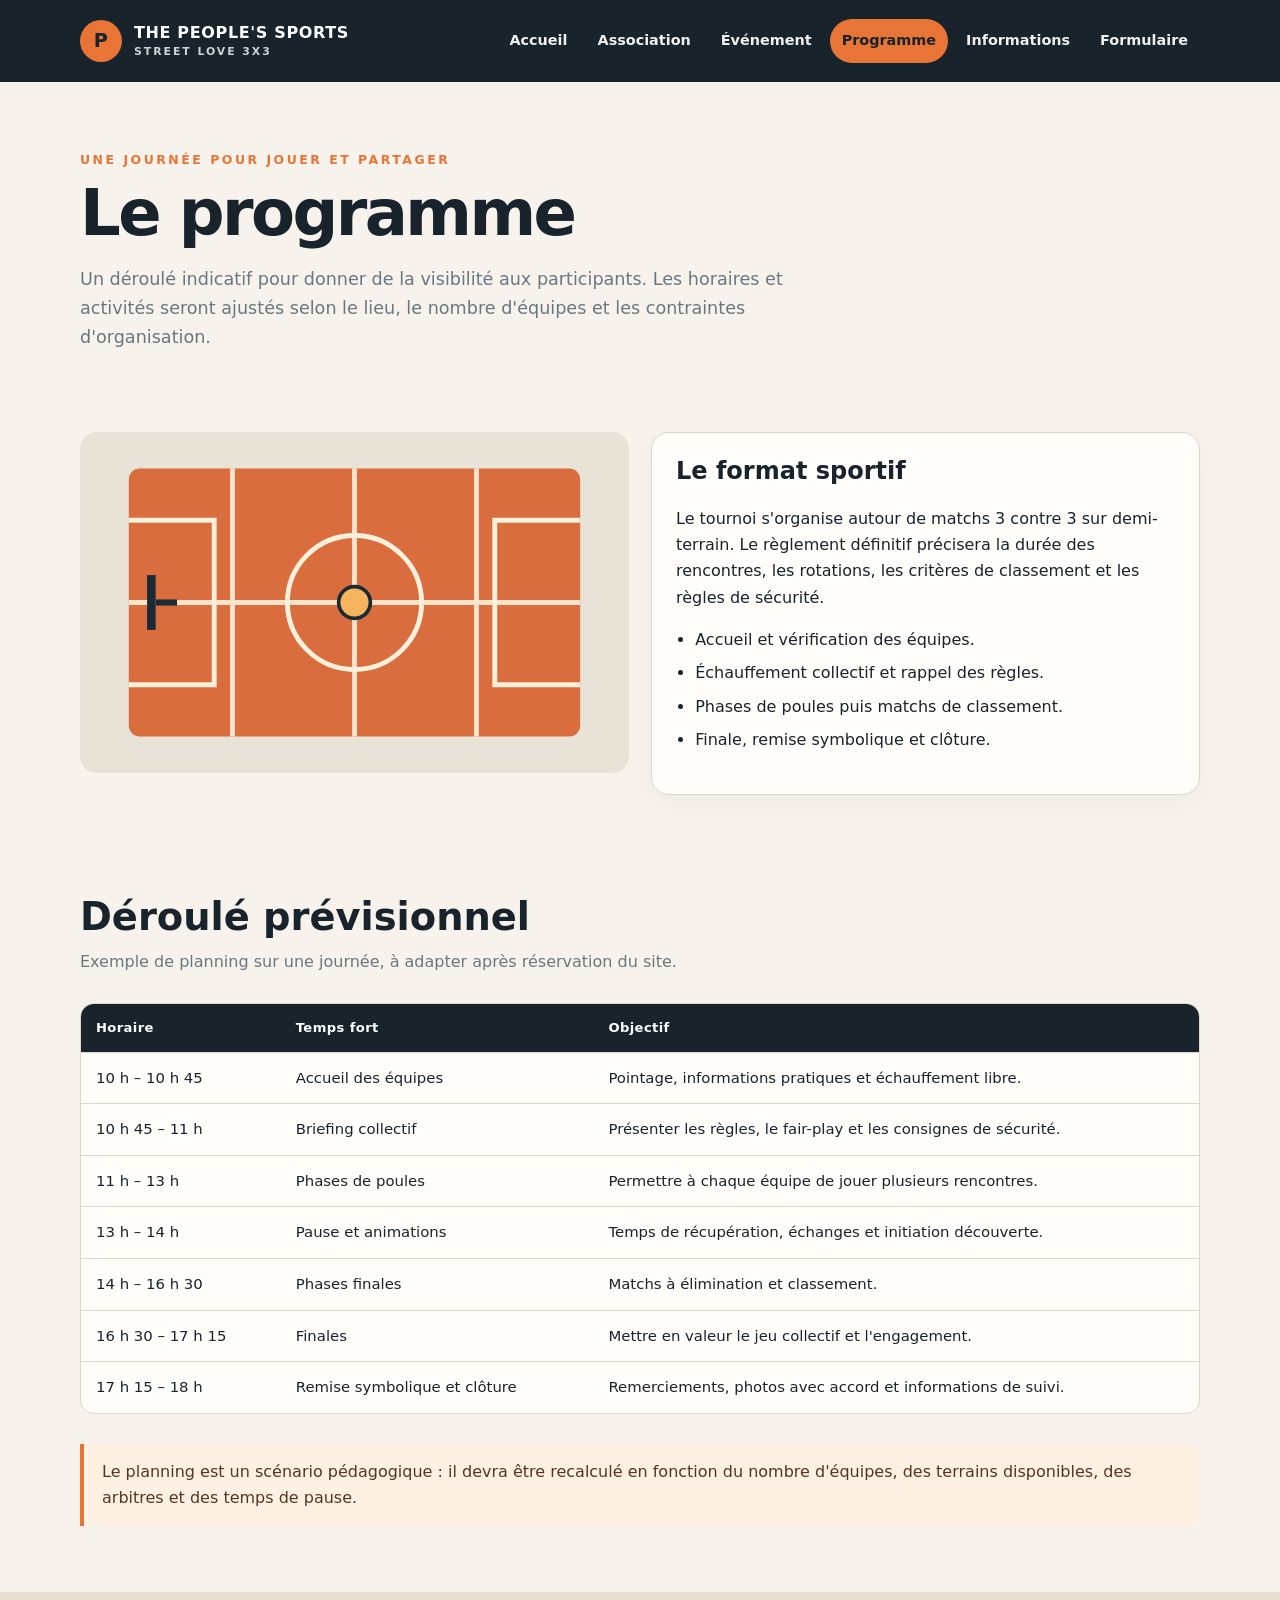
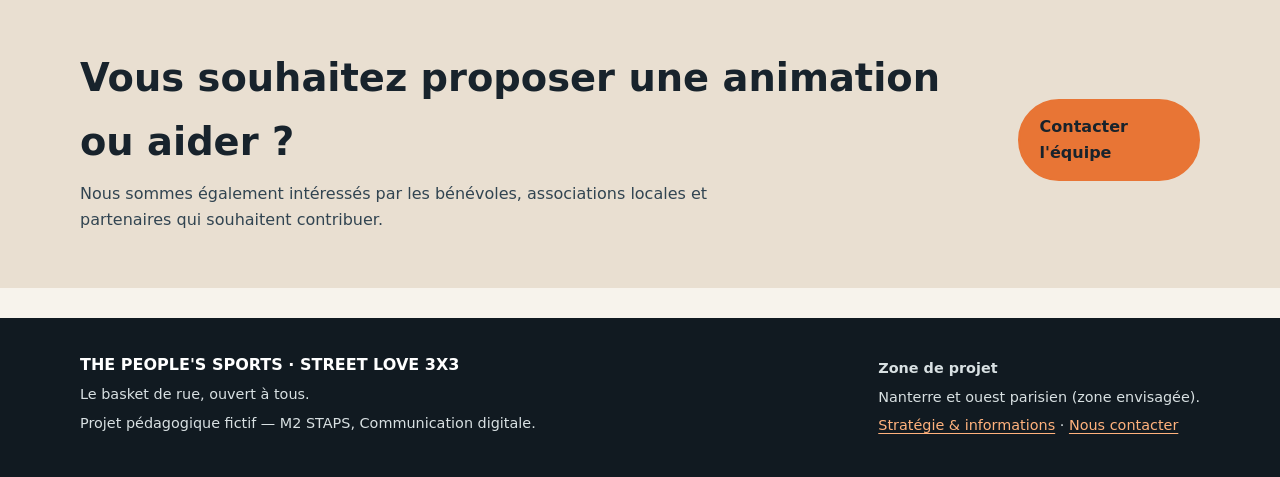
<file: programme.html>
<!doctype html>
<html lang="fr">
<head>
<meta charset="utf-8">
<meta name="viewport" content="width=device-width, initial-scale=1">
<meta name="description" content="The People's Sports présente Street Love 3x3, un projet associatif fictif de basket 3x3 inclusif à Nanterre et dans l'ouest parisien.">
<meta name="theme-color" content="#18232c">
<title>Programme | The People's Sports</title>
<link rel="stylesheet" href="style.css">
</head>
<body>
<a class="skip-link" href="#contenu">Aller au contenu</a>
<header class="site-header"><div class="container header-inner">
<a class="brand" href="index.html"><span class="brand-mark">P</span><span>THE PEOPLE'S SPORTS<small>STREET LOVE 3X3</small></span></a>
<nav aria-label="Navigation principale"><ul><li><a href="index.html">Accueil</a></li><li><a href="association.html">Association</a></li><li><a href="evenement.html">Événement</a></li><li><a href="programme.html" aria-current="page">Programme</a></li><li><a href="informations.html">Informations</a></li><li><a href="formulaire.html">Formulaire</a></li></ul></nav>
</div></header>
<main id="contenu">
<section class="page-intro"><div class="container"><span class="eyebrow">Une journée pour jouer et partager</span><h1>Le programme</h1>
<p>Un déroulé indicatif pour donner de la visibilité aux participants. Les horaires et activités seront ajustés selon le lieu, le nombre d'équipes et les contraintes d'organisation.</p></div></section>
<section class="section"><div class="container grid-2">
<div><img src="images/terrain-schema.svg" alt="Illustration vectorielle d'un demi-terrain de basket avec lignes de jeu"></div>
<div class="card"><h2>Le format sportif</h2><p>Le tournoi s'organise autour de matchs 3 contre 3 sur demi-terrain. Le règlement définitif précisera la durée des rencontres, les rotations, les critères de classement et les règles de sécurité.</p><ul class="list-clean"><li>Accueil et vérification des équipes.</li><li>Échauffement collectif et rappel des règles.</li><li>Phases de poules puis matchs de classement.</li><li>Finale, remise symbolique et clôture.</li></ul></div>
</div></section>
<section class="section"><div class="container"><div class="section-head"><h2>Déroulé prévisionnel</h2><p>Exemple de planning sur une journée, à adapter après réservation du site.</p></div>
<div class="table-wrap"><table><thead><tr><th>Horaire</th><th>Temps fort</th><th>Objectif</th></tr></thead><tbody>
<tr><td>10 h – 10 h 45</td><td>Accueil des équipes</td><td>Pointage, informations pratiques et échauffement libre.</td></tr>
<tr><td>10 h 45 – 11 h</td><td>Briefing collectif</td><td>Présenter les règles, le fair-play et les consignes de sécurité.</td></tr>
<tr><td>11 h – 13 h</td><td>Phases de poules</td><td>Permettre à chaque équipe de jouer plusieurs rencontres.</td></tr>
<tr><td>13 h – 14 h</td><td>Pause et animations</td><td>Temps de récupération, échanges et initiation découverte.</td></tr>
<tr><td>14 h – 16 h 30</td><td>Phases finales</td><td>Matchs à élimination et classement.</td></tr>
<tr><td>16 h 30 – 17 h 15</td><td>Finales</td><td>Mettre en valeur le jeu collectif et l'engagement.</td></tr>
<tr><td>17 h 15 – 18 h</td><td>Remise symbolique et clôture</td><td>Remerciements, photos avec accord et informations de suivi.</td></tr>
</tbody></table></div>
<div class="note">Le planning est un scénario pédagogique : il devra être recalculé en fonction du nombre d'équipes, des terrains disponibles, des arbitres et des temps de pause.</div>
</div></section>
<section class="band"><div class="container band-inner"><div><h2>Vous souhaitez proposer une animation ou aider ?</h2><p>Nous sommes également intéressés par les bénévoles, associations locales et partenaires qui souhaitent contribuer.</p></div><a class="btn" href="formulaire.html">Contacter l'équipe</a></div></section>
</main>
<footer class="site-footer"><div class="container footer-inner">
<div><div class="footer-title">THE PEOPLE'S SPORTS · STREET LOVE 3X3</div>
<p>Le basket de rue, ouvert à tous.</p><p>Projet pédagogique fictif — M2 STAPS, Communication digitale.</p></div>
<div><p><strong>Zone de projet</strong></p><p>Nanterre et ouest parisien (zone envisagée).</p>
<p><a href="informations.html">Stratégie & informations</a> · <a href="formulaire.html">Nous contacter</a></p></div>
</div></footer>
</body>
</html>
</file>
<file: style.css>
/* THE PEOPLE'S SPORTS — Street Love 3x3
   Feuille de style unique partagée par toutes les pages. */
:root {
  --ink: #18232c;
  --ink-soft: #314451;
  --paper: #f7f3ec;
  --white: #fffdf9;
  --orange: #e87535;
  --orange-dark: #bd4f24;
  --sand: #e9dfd1;
  --muted: #687780;
  --line: #ded6ca;
  --radius: 18px;
  --shadow: 0 16px 40px rgba(24,35,44,.10);
}
* { box-sizing: border-box; }
html { scroll-behavior: smooth; }
body {
  margin: 0; background: var(--paper); color: var(--ink);
  font-family: Inter, ui-sans-serif, system-ui, -apple-system, BlinkMacSystemFont, "Segoe UI", sans-serif;
  line-height: 1.65;
}
a { color: var(--orange-dark); text-underline-offset: 3px; }
a:hover { color: var(--ink); }
img { max-width: 100%; display: block; }
.container { width: min(1120px, calc(100% - 40px)); margin-inline: auto; }
.skip-link { position: absolute; left: -9999px; top: 10px; background: white; padding: 10px; z-index: 99; }
.skip-link:focus { left: 10px; }
.site-header { background: var(--ink); color: white; position: relative; z-index: 5; }
.header-inner { min-height: 82px; display: flex; align-items: center; justify-content: space-between; gap: 24px; }
.brand { color: white; text-decoration: none; display: flex; align-items: center; gap: 12px; font-weight: 900; letter-spacing: .04em; line-height: 1.1; }
.brand-mark { width: 42px; height: 42px; border-radius: 50%; display: grid; place-items: center; background: var(--orange); color: var(--ink); font-size: 1.2rem; }
.brand small { display: block; color: #cbd3d6; font-size: .68rem; font-weight: 700; letter-spacing: .18em; margin-top: 5px; }
nav ul { display: flex; flex-wrap: wrap; gap: 6px; list-style: none; margin: 0; padding: 0; }
nav a { color: #edf0ef; display: block; padding: 10px 12px; text-decoration: none; font-size: .9rem; font-weight: 700; border-radius: 999px; }
nav a:hover, nav a[aria-current="page"] { background: var(--orange); color: var(--ink); }
.hero { background: var(--ink); color: white; padding: 44px 0 64px; }
.hero-grid { display: grid; grid-template-columns: 1fr 1.08fr; align-items: center; gap: 42px; }
.eyebrow { color: var(--orange); font-size: .78rem; text-transform: uppercase; letter-spacing: .2em; font-weight: 900; }
.hero h1 { font-size: clamp(2.6rem, 6vw, 5.4rem); line-height: .98; letter-spacing: -.055em; margin: 14px 0 22px; }
.hero p { color: #dce3e4; font-size: 1.12rem; max-width: 580px; }
.hero-art { border-radius: 24px; overflow: hidden; box-shadow: 0 24px 60px rgba(0,0,0,.25); }
.hero-art img { width: 100%; height: 100%; object-fit: cover; }
.button-row { display: flex; flex-wrap: wrap; gap: 12px; margin-top: 28px; }
.btn { display: inline-flex; justify-content: center; align-items: center; gap: 8px; padding: 13px 20px; border-radius: 999px; background: var(--orange); color: var(--ink); text-decoration: none; font-weight: 900; border: 2px solid var(--orange); }
.btn:hover { background: #ffad70; border-color: #ffad70; color: var(--ink); }
.btn.secondary { background: transparent; border-color: #87969d; color: white; }
.btn.secondary:hover { background: white; color: var(--ink); }
.page-intro { padding: 64px 0 28px; }
.page-intro h1 { font-size: clamp(2.2rem, 5vw, 4rem); line-height: 1.05; letter-spacing: -.04em; margin: 8px 0 16px; }
.page-intro p { max-width: 760px; color: var(--muted); font-size: 1.1rem; }
.section { padding: 34px 0 66px; }
.section-head { max-width: 720px; margin-bottom: 28px; }
.section-head h2 { font-size: clamp(1.7rem, 3vw, 2.5rem); line-height: 1.15; margin: 0 0 10px; }
.section-head p { color: var(--muted); margin: 0; }
.grid-2 { display: grid; grid-template-columns: repeat(2, minmax(0,1fr)); gap: 22px; }
.grid-3 { display: grid; grid-template-columns: repeat(3, minmax(0,1fr)); gap: 18px; }
.card { background: var(--white); border: 1px solid var(--line); border-radius: var(--radius); padding: 24px; box-shadow: 0 8px 24px rgba(24,35,44,.04); }
.card h2, .card h3 { margin-top: 0; line-height: 1.2; }
.card p:last-child { margin-bottom: 0; }
.card img { border-radius: 12px; margin-bottom: 18px; width: 100%; }
.icon-number { display: inline-grid; place-items: center; width: 42px; height: 42px; border-radius: 50%; background: #ffeadb; color: var(--orange-dark); font-weight: 900; margin-bottom: 12px; }
.band { background: var(--sand); padding: 54px 0; }
.band-inner { display: flex; align-items: center; justify-content: space-between; gap: 30px; }
.band h2 { margin: 0 0 8px; font-size: clamp(1.6rem, 3vw, 2.5rem); }
.band p { margin: 0; max-width: 680px; color: var(--ink-soft); }
.pill { display: inline-block; padding: 5px 11px; border-radius: 999px; background: #ffeadb; color: var(--orange-dark); font-size: .78rem; font-weight: 800; }
.table-wrap { overflow-x: auto; background: var(--white); border: 1px solid var(--line); border-radius: 14px; margin: 18px 0 30px; }
table { border-collapse: collapse; width: 100%; min-width: 680px; font-size: .93rem; }
th, td { text-align: left; padding: 13px 15px; border-bottom: 1px solid var(--line); vertical-align: top; }
th { background: var(--ink); color: white; font-size: .82rem; letter-spacing: .03em; }
tr:last-child td { border-bottom: 0; }
.note { background: #fff0e4; border-left: 4px solid var(--orange); padding: 15px 18px; border-radius: 0 12px 12px 0; color: #55351f; }
.small { color: var(--muted); font-size: .88rem; }
.kpi { font-size: 1.45rem; font-weight: 900; color: var(--orange-dark); }
.list-clean { padding-left: 1.2rem; }
.list-clean li { margin: 7px 0; }
.cta-panel { background: var(--ink); color: white; padding: 34px; border-radius: 22px; }
.cta-panel p { color: #dce3e4; }
.cta-panel .btn { margin-top: 8px; }
.form-placeholder { border: 2px dashed #d49a70; background: #fff8f1; border-radius: 18px; padding: 24px; }
.form-placeholder code { overflow-wrap: anywhere; }
.site-footer { background: #111a21; color: #d8e0e2; padding: 34px 0; margin-top: 30px; }
.footer-inner { display: flex; justify-content: space-between; gap: 24px; align-items: start; }
.site-footer a { color: #ffb27d; }
.site-footer p { margin: 5px 0; font-size: .9rem; }
.footer-title { color: white; font-weight: 900; }
hr { border: 0; border-top: 1px solid var(--line); margin: 30px 0; }
@media (max-width: 850px) {
 .header-inner { align-items: flex-start; flex-direction: column; padding: 18px 0; gap: 12px; }
 nav ul { gap: 2px; }
 nav a { padding: 8px 10px; font-size: .82rem; }
 .hero-grid { grid-template-columns: 1fr; }
 .hero-art { max-height: 390px; }
 .grid-3 { grid-template-columns: repeat(2, minmax(0,1fr)); }
}
@media (max-width: 600px) {
 .container { width: min(100% - 28px, 1120px); }
 .grid-2, .grid-3 { grid-template-columns: 1fr; }
 .hero { padding: 32px 0 42px; }
 .hero h1 { font-size: 3rem; }
 .page-intro { padding-top: 42px; }
 .band-inner, .footer-inner { flex-direction: column; align-items: flex-start; }
 .card { padding: 20px; }
}
</file>
